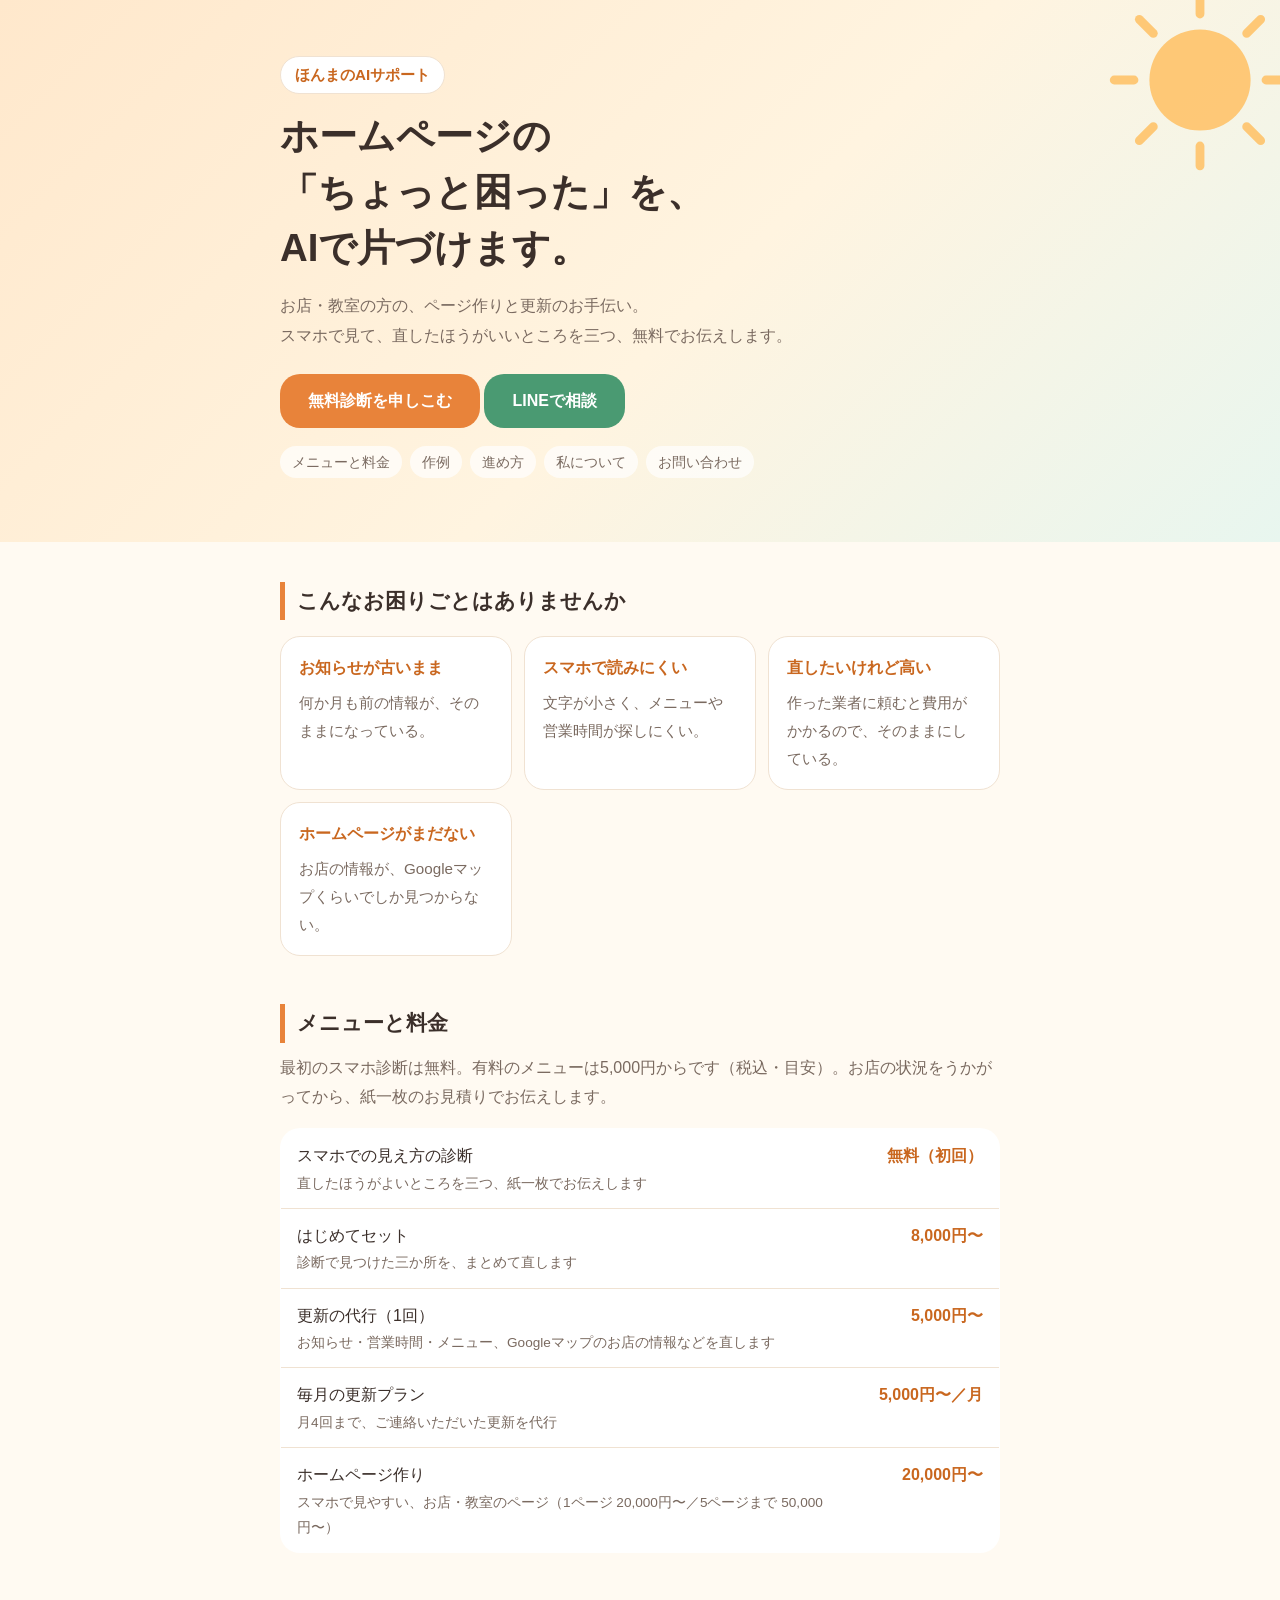
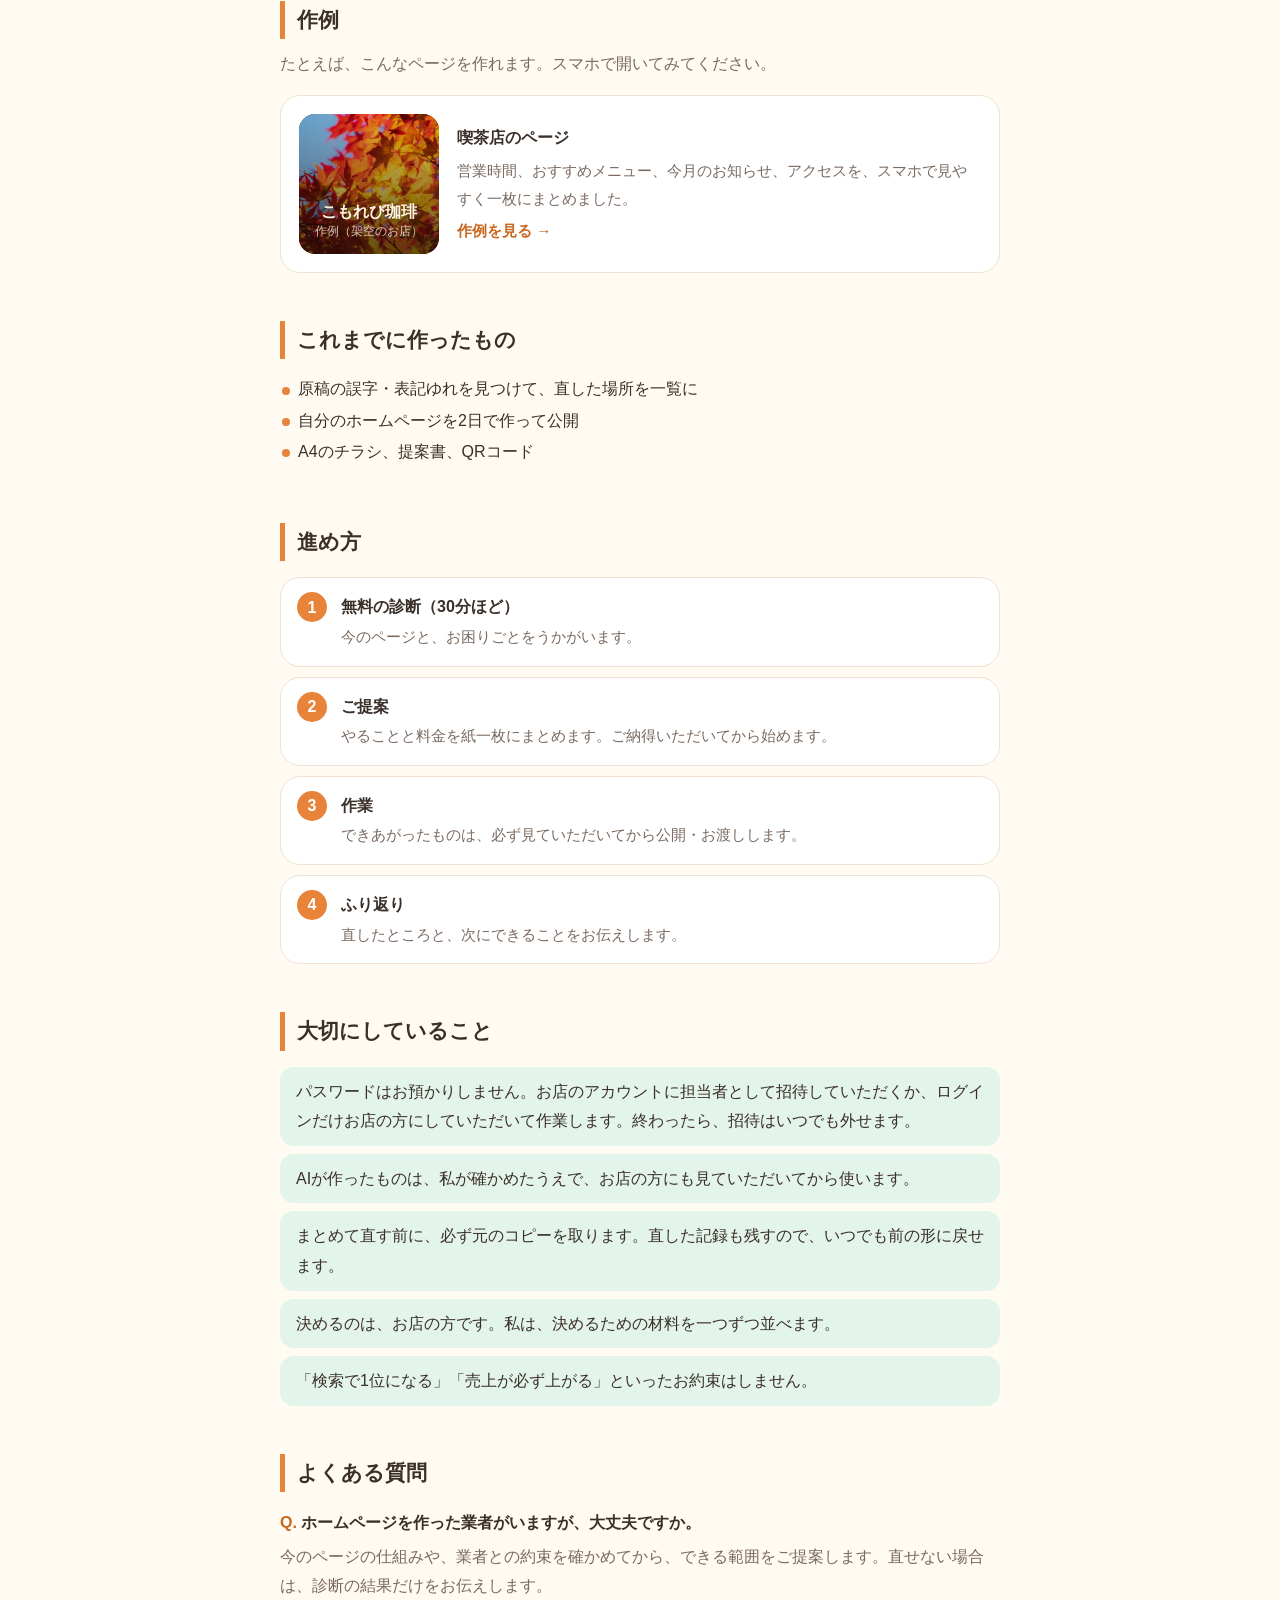
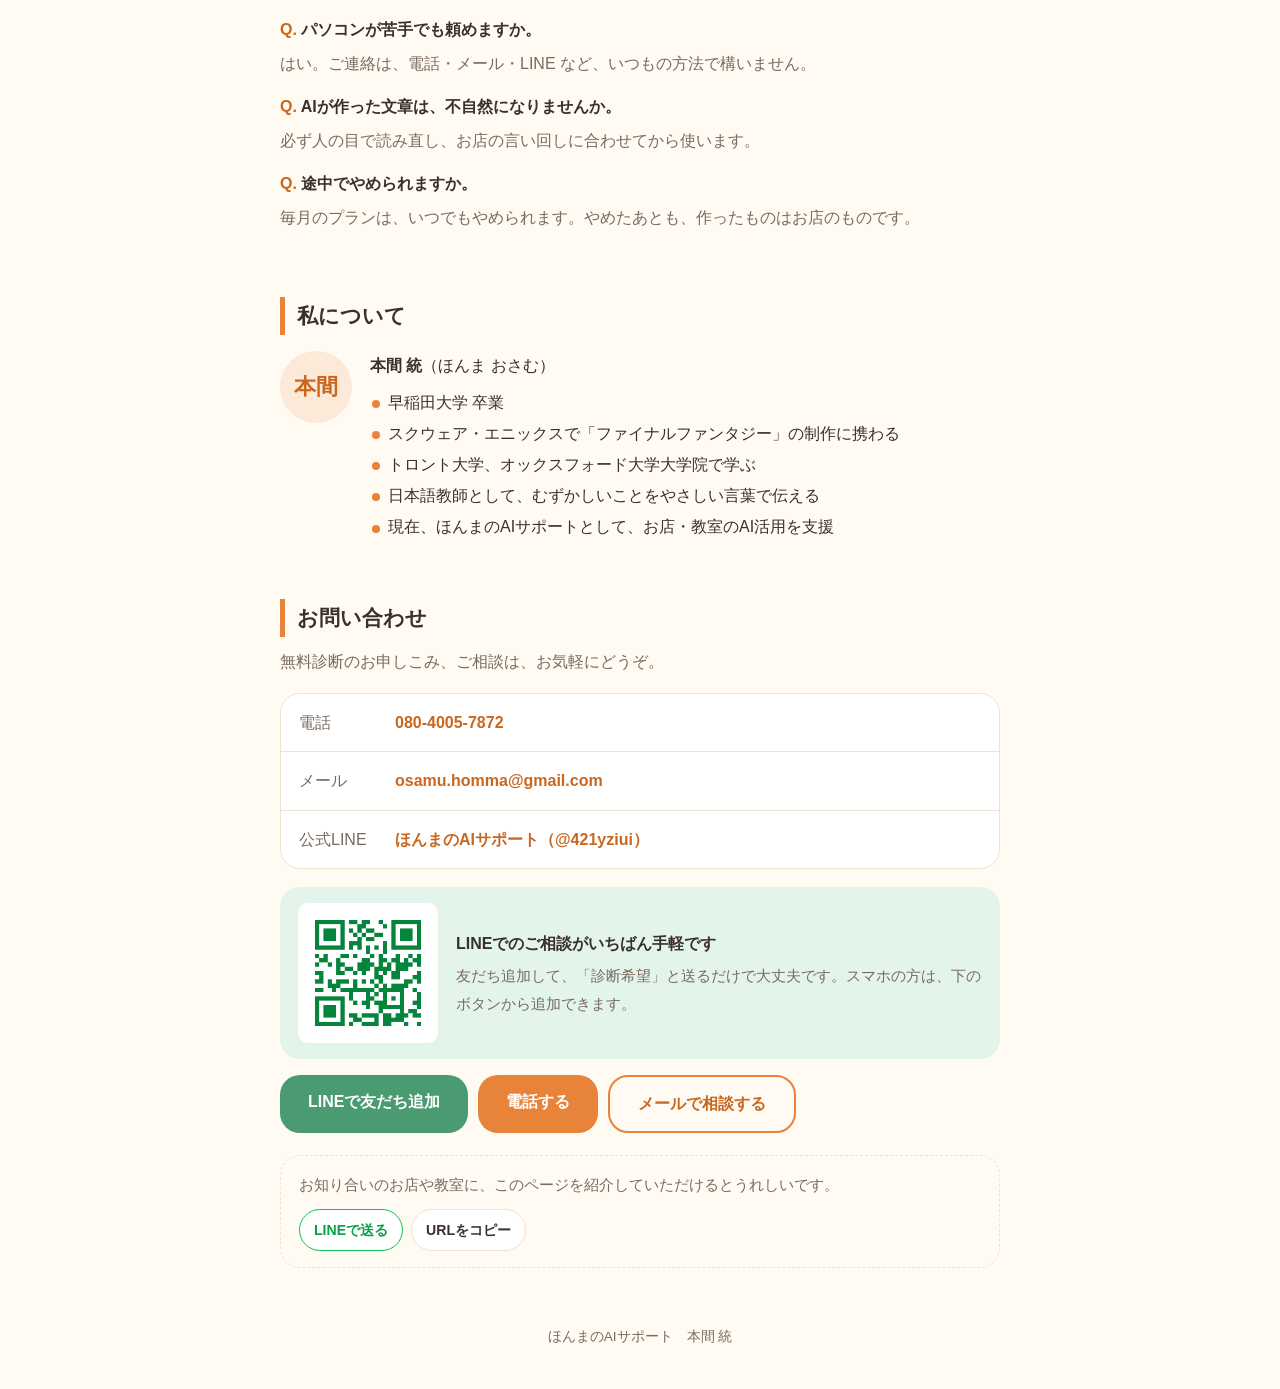
<file: index.html>
<!doctype html>
<html lang="ja">
<head>
  <meta charset="utf-8">
  <meta name="viewport" content="width=device-width, initial-scale=1">
  <title>ほんまのAIサポート｜ホームページの「ちょっと困った」を、AIで</title>
  <meta name="description" content="お店・教室の方の、ホームページ作りと更新を、AIを使ってお手伝いします。最初のスマホ診断は無料です。">
  <meta property="og:type" content="website">
  <meta property="og:site_name" content="ほんまのAIサポート">
  <meta property="og:title" content="ほんまのAIサポート｜ホームページの「ちょっと困った」を、AIで">
  <meta property="og:description" content="お店・教室の方の、ホームページ作りと更新を、AIを使ってお手伝いします。最初のスマホ診断は無料です。">
  <meta property="og:url" content="https://osamu-homma-ai.github.io/">
  <meta property="og:image" content="https://osamu-homma-ai.github.io/img/ogp.png">
  <meta property="og:image:width" content="1200">
  <meta property="og:image:height" content="630">
  <meta property="og:locale" content="ja_JP">
  <link rel="stylesheet" href="style.css?v=20261122">
</head>
<body>
  <header class="hero">
    <svg class="sun" viewBox="0 0 200 200" aria-hidden="true">
      <circle cx="100" cy="100" r="46" fill="#ffc46b"/>
      <g stroke="#ffc46b" stroke-width="8" stroke-linecap="round">
        <line x1="100" y1="22" x2="100" y2="40"/><line x1="100" y1="22" x2="100" y2="40" transform="rotate(45 100 100)"/>
        <line x1="100" y1="22" x2="100" y2="40" transform="rotate(90 100 100)"/><line x1="100" y1="22" x2="100" y2="40" transform="rotate(135 100 100)"/>
        <line x1="100" y1="22" x2="100" y2="40" transform="rotate(180 100 100)"/><line x1="100" y1="22" x2="100" y2="40" transform="rotate(225 100 100)"/>
        <line x1="100" y1="22" x2="100" y2="40" transform="rotate(270 100 100)"/><line x1="100" y1="22" x2="100" y2="40" transform="rotate(315 100 100)"/>
      </g>
    </svg>
    <div class="wrap">
      <a class="brand" href="index.html">ほんまのAIサポート</a>
      <h1><span class="nw">ホームページの</span><br><span class="nw">「ちょっと困った」を、</span><br><span class="nw">AIで</span><span class="nw">片づけます。</span></h1>
      <p class="sub">お店・教室の方の、ページ作りと更新のお手伝い。<br>スマホで見て、直したほうがいいところを三つ、無料でお伝えします。</p>
      <a class="btn" href="#contact">無料診断を申しこむ</a>
      <a class="btn line" href="https://lin.ee/uoYPE5Ua" target="_blank" rel="noopener">LINEで相談</a>
      <ul class="nav">
        <li><a href="#menu">メニューと料金</a></li>
        <li><a href="#sample">作例</a></li>
        <li><a href="#flow">進め方</a></li>
        <li><a href="#about">私について</a></li>
        <li><a href="#contact">お問い合わせ</a></li>
      </ul>
    </div>
  </header>

  <main class="wrap">
    <section>
      <h2>こんなお困りごとはありませんか</h2>
      <div class="cards">
        <div class="card"><b>お知らせが古いまま</b><p>何か月も前の情報が、そのままになっている。</p></div>
        <div class="card"><b>スマホで読みにくい</b><p>文字が小さく、メニューや営業時間が探しにくい。</p></div>
        <div class="card"><b>直したいけれど高い</b><p>作った業者に頼むと費用がかかるので、そのままにしている。</p></div>
        <div class="card"><b>ホームページがまだない</b><p>お店の情報が、Googleマップくらいでしか見つからない。</p></div>
      </div>
    </section>

    <section id="menu">
      <h2>メニューと料金</h2>
      <p class="lead">最初のスマホ診断は無料。有料のメニューは5,000円からです（税込・目安）。お店の状況をうかがってから、紙一枚のお見積りでお伝えします。</p>
      <table>
        <tr><th>スマホでの見え方の診断<small>直したほうがよいところを三つ、紙一枚でお伝えします</small></th><td class="price">無料（初回）</td></tr>
        <tr><th>はじめてセット<small>診断で見つけた三か所を、まとめて直します</small></th><td class="price">8,000円〜</td></tr>
        <tr><th>更新の代行（1回）<small>お知らせ・営業時間・メニュー、Googleマップのお店の情報などを直します</small></th><td class="price">5,000円〜</td></tr>
        <tr><th>毎月の更新プラン<small>月4回まで、ご連絡いただいた更新を代行</small></th><td class="price">5,000円〜／月</td></tr>
        <tr><th>ホームページ作り<small>スマホで見やすい、お店・教室のページ（1ページ 20,000円〜／5ページまで 50,000円〜）</small></th><td class="price">20,000円〜</td></tr>
      </table>
    </section>

    <section id="sample">
      <h2>作例</h2>
      <p class="lead">たとえば、こんなページを作れます。スマホで開いてみてください。</p>
      <a class="sample" href="sakurei-cafe.html">
        <div class="thumb"><img src="img/hero_koyo.jpg" alt="" loading="lazy"><span>こもれび珈琲<small>作例（架空のお店）</small></span></div>
        <div>
          <b>喫茶店のページ</b>
          <p>営業時間、おすすめメニュー、今月のお知らせ、アクセスを、スマホで見やすく一枚にまとめました。</p>
          <p class="more">作例を見る →</p>
        </div>
      </a>
    </section>

    <section id="works">
      <h2>これまでに作ったもの</h2>
      <ul class="career">
        <li>原稿の誤字・表記ゆれを見つけて、直した場所を一覧に</li>
        <li>自分のホームページを2日で作って公開</li>
        <li>A4のチラシ、提案書、QRコード</li>
      </ul>
    </section>

    <section id="flow">
      <h2>進め方</h2>
      <ol class="steps">
        <li><b>無料の診断（30分ほど）</b><span>今のページと、お困りごとをうかがいます。</span></li>
        <li><b>ご提案</b><span>やることと料金を紙一枚にまとめます。ご納得いただいてから始めます。</span></li>
        <li><b>作業</b><span>できあがったものは、必ず見ていただいてから公開・お渡しします。</span></li>
        <li><b>ふり返り</b><span>直したところと、次にできることをお伝えします。</span></li>
      </ol>
    </section>

    <section>
      <h2>大切にしていること</h2>
      <ul class="promise">
        <li>パスワードはお預かりしません。お店のアカウントに担当者として招待していただくか、ログインだけお店の方にしていただいて作業します。終わったら、招待はいつでも外せます。</li>
        <li>AIが作ったものは、私が確かめたうえで、お店の方にも見ていただいてから使います。</li>
        <li>まとめて直す前に、必ず元のコピーを取ります。直した記録も残すので、いつでも前の形に戻せます。</li>
        <li>決めるのは、お店の方です。私は、決めるための材料を一つずつ並べます。</li>
        <li>「検索で1位になる」「売上が必ず上がる」といったお約束はしません。</li>
      </ul>
    </section>

    <section>
      <h2>よくある質問</h2>
      <dl class="faq">
        <dt>ホームページを作った業者がいますが、大丈夫ですか。</dt>
        <dd>今のページの仕組みや、業者との約束を確かめてから、できる範囲をご提案します。直せない場合は、診断の結果だけをお伝えします。</dd>
        <dt>パソコンが苦手でも頼めますか。</dt>
        <dd>はい。ご連絡は、電話・メール・LINE など、いつもの方法で構いません。</dd>
        <dt>AIが作った文章は、不自然になりませんか。</dt>
        <dd>必ず人の目で読み直し、お店の言い回しに合わせてから使います。</dd>
        <dt>途中でやめられますか。</dt>
        <dd>毎月のプランは、いつでもやめられます。やめたあとも、作ったものはお店のものです。</dd>
      </dl>
    </section>

    <section id="about">
      <h2>私について</h2>
      <div class="profile">
        <div class="avatar" aria-hidden="true">本間</div>
        <div>
          <p><b>本間 統</b>（ほんま おさむ）</p>
          <ul class="career">
            <li>早稲田大学 卒業</li>
            <li>スクウェア・エニックスで「ファイナルファンタジー」の制作に携わる</li>
            <li>トロント大学、オックスフォード大学大学院で学ぶ</li>
            <li>日本語教師として、むずかしいことをやさしい言葉で伝える</li>
            <li>現在、ほんまのAIサポートとして、お店・教室のAI活用を支援</li>
          </ul>
        </div>
      </div>
    </section>

    <section id="contact">
      <h2>お問い合わせ</h2>
      <p class="lead">無料診断のお申しこみ、ご相談は、お気軽にどうぞ。</p>
      <ul class="contact">
        <li><span>電話</span><a href="tel:08040057872">080-4005-7872</a></li>
        <li><span>メール</span><a href="mailto:osamu.homma@gmail.com">osamu.homma@gmail.com</a></li>
        <li><span>公式LINE</span><a href="https://lin.ee/uoYPE5Ua" target="_blank" rel="noopener">ほんまのAIサポート（@421yziui）</a></li>
      </ul>
      <div class="line-box">
        <img src="qr-line.png" alt="公式LINE「ほんまのAIサポート」の友だち追加用QRコード" width="140" height="140">
        <div>
          <b>LINEでのご相談がいちばん手軽です</b>
          <p>友だち追加して、「診断希望」と送るだけで大丈夫です。スマホの方は、下のボタンから追加できます。</p>
        </div>
      </div>
      <div class="cta">
        <a class="btn line" href="https://lin.ee/uoYPE5Ua" target="_blank" rel="noopener">LINEで友だち追加</a>
        <a class="btn" href="tel:08040057872">電話する</a>
        <a class="btn ghost" href="mailto:osamu.homma@gmail.com?subject=%E7%84%A1%E6%96%99%E8%A8%BA%E6%96%AD%E3%81%AE%E3%81%94%E7%9B%B8%E8%AB%87">メールで相談する</a>
      </div>
      <div class="share">
        <p>お知り合いのお店や教室に、このページを紹介していただけるとうれしいです。</p>
        <div class="share-btns">
          <a class="sbtn line" href="https://social-plugins.line.me/lineit/share?url=https%3A%2F%2Fosamu-homma-ai.github.io%2F" target="_blank" rel="noopener">LINEで送る</a>
          <button type="button" class="sbtn copy" id="copy-url">URLをコピー</button>
        </div>
      </div>
    </section>
  </main>

  <footer>ほんまのAIサポート　本間 統</footer>
  <script>
    // 「URLをコピー」ボタン：このページのアドレスをコピーする
    document.getElementById("copy-url").addEventListener("click", function () {
      var b = this, url = "https://osamu-homma-ai.github.io/";
      function done() { b.textContent = "コピーしました"; setTimeout(function () { b.textContent = "URLをコピー"; }, 1800); }
      if (navigator.clipboard) { navigator.clipboard.writeText(url).then(done, function () { prompt("このアドレスをコピーしてください", url); }); }
      else { prompt("このアドレスをコピーしてください", url); }
    });
  </script>
</body>
</html>
</file>
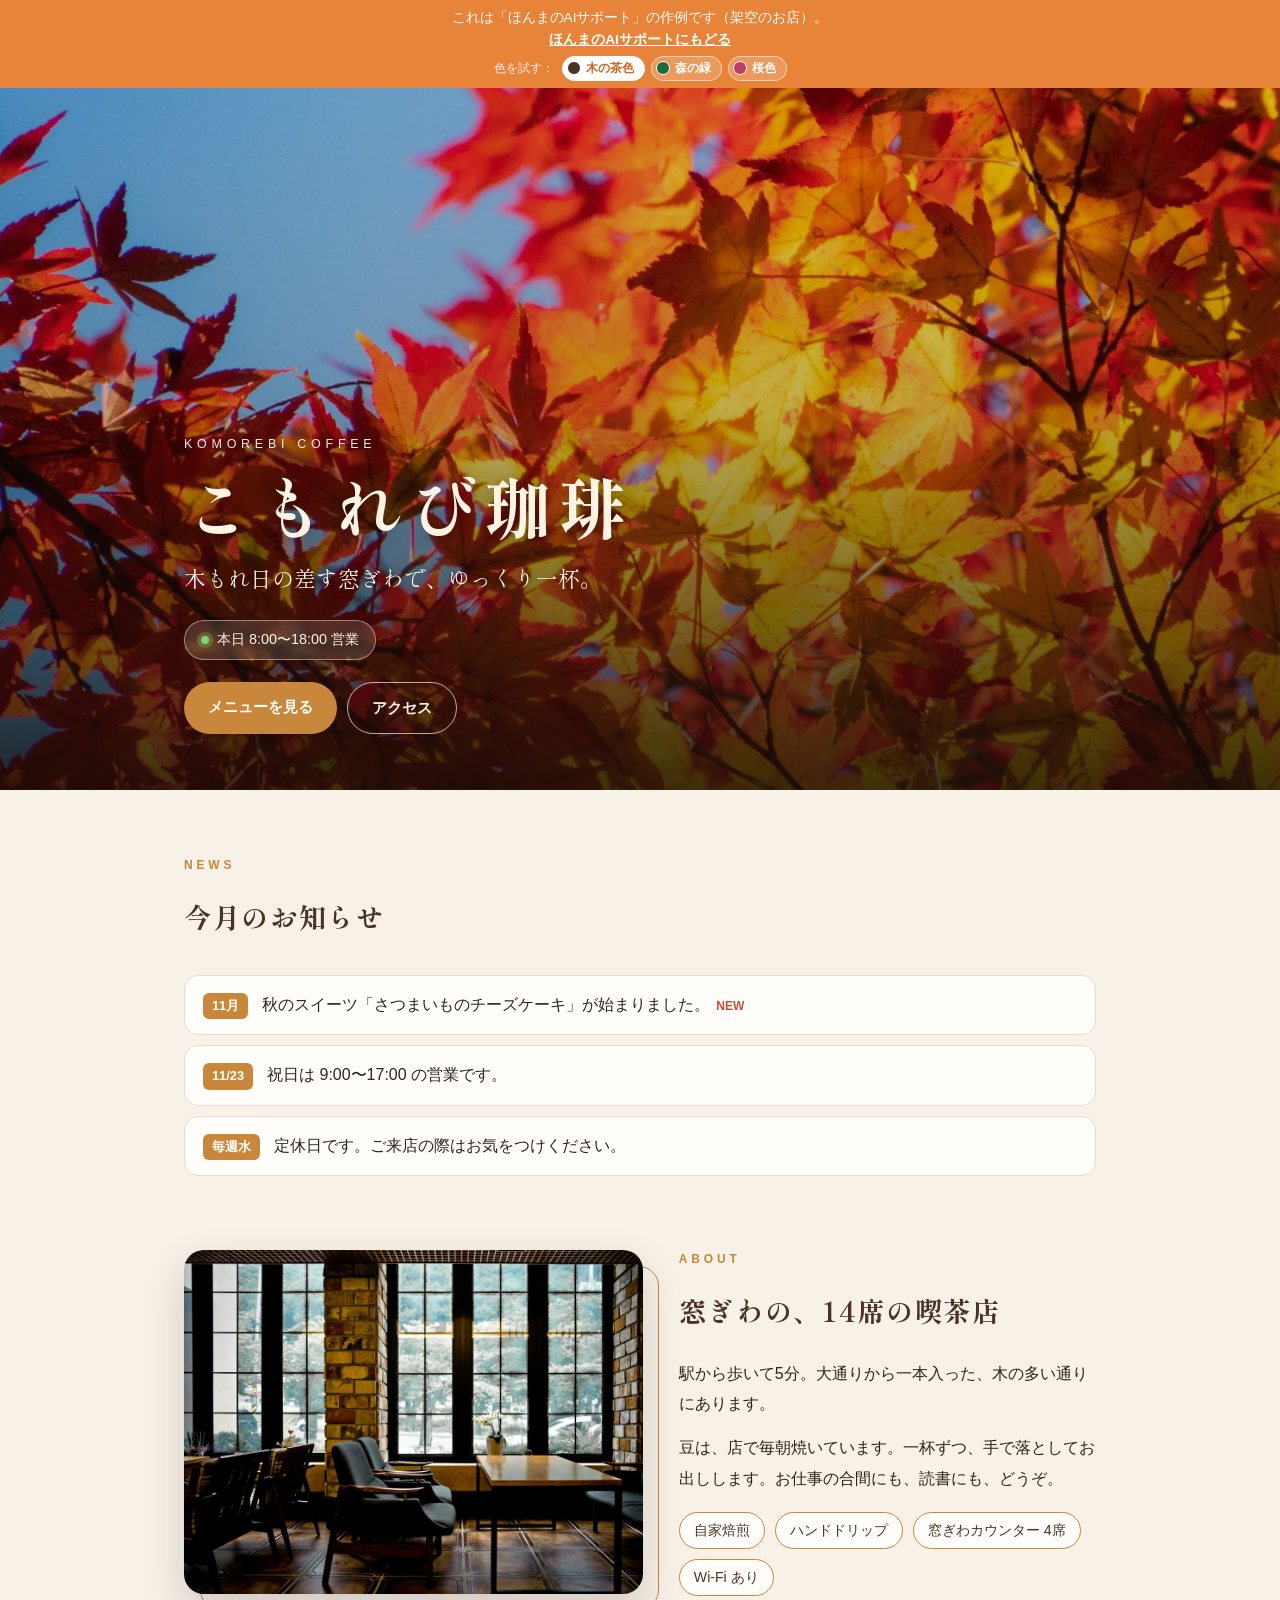
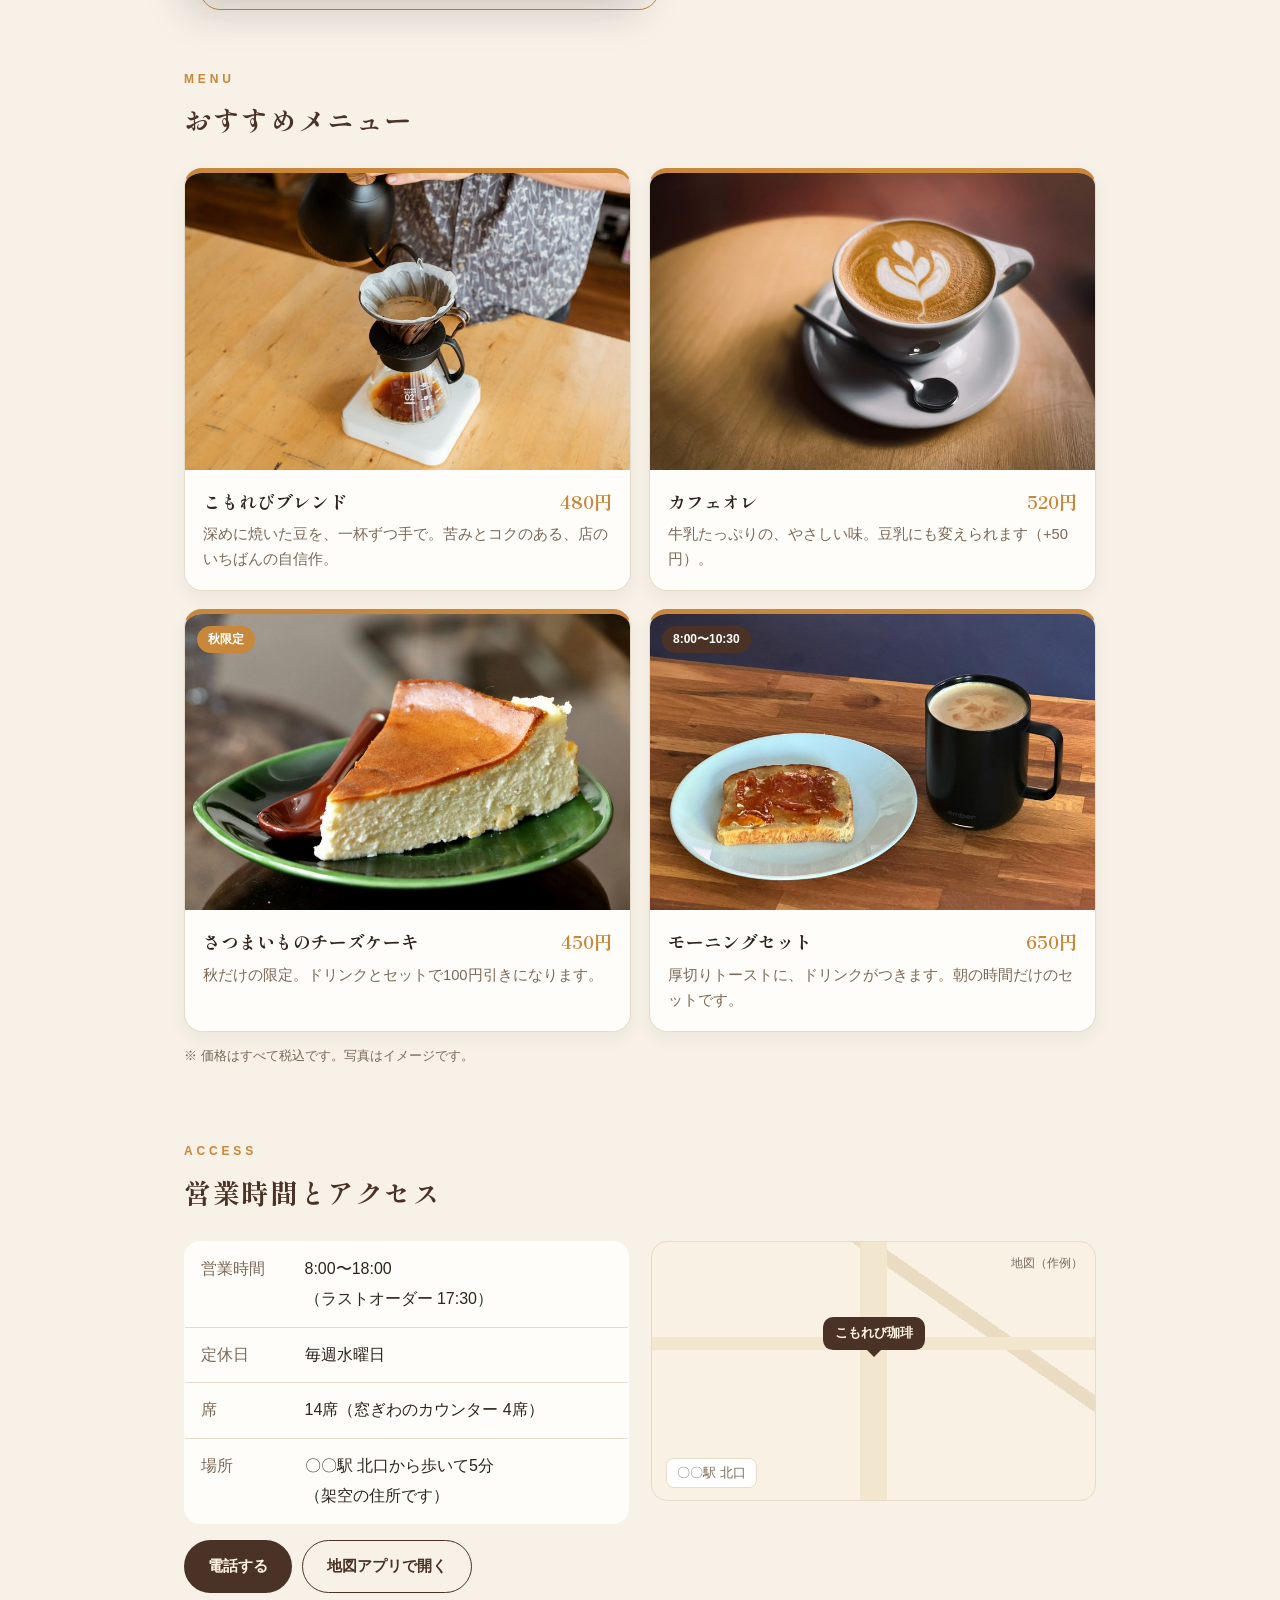
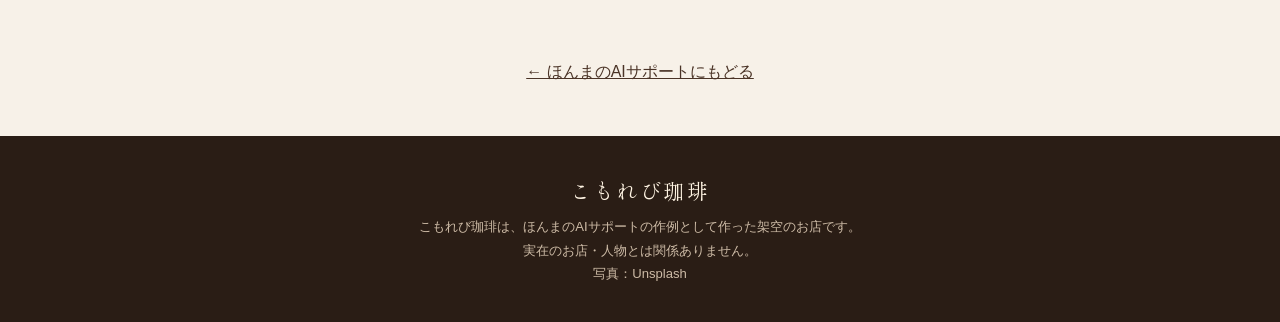
<file: sakurei-cafe.html>
<!doctype html>
<html lang="ja">
<head>
  <meta charset="utf-8">
  <meta name="viewport" content="width=device-width, initial-scale=1">
  <title>こもれび珈琲（作例・架空のお店）｜ほんまのAIサポート</title>
  <meta name="description" content="ほんまのAIサポートの作例です。架空の喫茶店のページで、実在のお店ではありません。">
  <meta name="robots" content="noindex">
  <meta property="og:type" content="website">
  <meta property="og:site_name" content="ほんまのAIサポート">
  <meta property="og:title" content="こもれび珈琲（作例・架空のお店）｜ほんまのAIサポート">
  <meta property="og:description" content="ほんまのAIサポートが作った、喫茶店のページの作例です。架空のお店で、実在のお店ではありません。">
  <meta property="og:url" content="https://osamu-homma-ai.github.io/sakurei-cafe.html">
  <meta property="og:image" content="https://osamu-homma-ai.github.io/img/ogp_cafe.jpg">
  <meta property="og:image:width" content="1200">
  <meta property="og:image:height" content="630">
  <meta property="og:locale" content="ja_JP">
  <link rel="preconnect" href="https://fonts.googleapis.com">
  <link rel="preconnect" href="https://fonts.gstatic.com" crossorigin>
  <link href="https://fonts.googleapis.com/css2?family=Shippori+Mincho:wght@500;700&display=swap" rel="stylesheet">
  <style>
    :root {
      --bg:#f7f1e8; --paper:#fffdf9; --ink:#2f241c; --muted:#7a6858; --brown:#4a3326; --deep:#2a1d15;
      --cream:#fff4e3; --gold:#c89b5e; --leaf:#6b8f5a; --line:#e7dccb; --ov:20,13,8;
      --accent:#c8873a;
      --mincho:"Shippori Mincho","Yu Mincho","YuMincho","Hiragino Mincho ProN",serif;
    }
    /* 色のちがい（上の帯のボタンで切りかえる）。印刷しても差がわかるよう、はっきりした色にしている */
    :root[data-theme="green"] {
      --bg:#e2efd9; --paper:#fbfef8; --ink:#17301f; --muted:#4f6b56; --brown:#1f6b3d; --deep:#12391f;
      --cream:#effaea; --gold:#9fd27f; --leaf:#2f8f50; --line:#c9dfbf; --ov:12,52,26;
      --accent:#2f9a55;
    }
    :root[data-theme="pink"] {
      --bg:#fde3ea; --paper:#fffafb; --ink:#3d1f29; --muted:#8a5a68; --brown:#c03d66; --deep:#5c1a31;
      --cream:#fff0f4; --gold:#ffb3c7; --leaf:#d9577f; --line:#f6c9d6; --ov:110,25,55;
      --accent:#e0507c;
    }
    body, .card, .news li, table, .map, footer, .bar { transition:background-color .4s, color .4s, border-color .4s; }
    .themes { display:flex; justify-content:center; align-items:center; gap:6px; flex-wrap:wrap; margin-top:5px; }
    .themes > span { font-size:.78rem; opacity:.9; margin-right:2px; }
    .themes button { display:inline-flex; align-items:center; gap:5px; background:rgba(255,255,255,.18); color:#fff; border:1.5px solid rgba(255,255,255,.55); border-radius:999px; padding:2px 10px 2px 4px; font:inherit; font-size:.78rem; font-weight:bold; cursor:pointer; }
    .themes button i { width:14px; height:14px; border-radius:50%; border:1.5px solid #fff; display:inline-block; }
    .themes button[aria-pressed="true"] { background:#fff; color:#c9671f; border-color:#fff; }
    * { box-sizing:border-box; }
    html { scroll-behavior:smooth; }
    body { margin:0; background:var(--bg); color:var(--ink); font-family:"Yu Gothic UI","Yu Gothic","Hiragino Sans",sans-serif; line-height:1.9; padding-bottom:72px; }
    img { max-width:100%; display:block; }
    .about > *, .access > *, .menu > * { min-width:0; }
    a { color:inherit; }

    .demo { background:#e8833a; color:#fff; text-align:center; font-size:.85rem; padding:7px 12px; line-height:1.6; }
    .demo a { color:#fff; font-weight:bold; white-space:nowrap; }

    /* ---- いちばん上の写真 ---- */
    .hero { position:relative; min-height:min(78vh, 720px); display:flex; align-items:flex-end; color:var(--cream); overflow:hidden; }
    .hero img { position:absolute; inset:0; width:100%; height:100%; object-fit:cover; object-position:center 45%; transform:scale(1.04); animation:slow 18s ease-out forwards; }
    @keyframes slow { to { transform:scale(1); } }
    .hero::after { content:""; position:absolute; inset:0; background:linear-gradient(180deg, rgba(var(--ov),.15) 0%, rgba(var(--ov),.25) 45%, rgba(var(--ov),.82) 100%); }
    .hero .in { position:relative; z-index:1; width:100%; max-width:960px; margin:0 auto; padding:0 24px 56px; }
    .en { letter-spacing:.38em; font-size:.78rem; color:var(--gold); margin:0; }
    .hero h1 { font-family:var(--mincho); font-weight:700; font-size:clamp(2.4rem, 8vw, 4.2rem); line-height:1.2; margin:8px 0 12px; letter-spacing:.12em; text-shadow:0 2px 18px rgba(0,0,0,.35); }
    .hero .copy { font-family:var(--mincho); font-size:clamp(1.05rem, 3.6vw, 1.35rem); margin:0 0 22px; }
    .badge { display:inline-flex; align-items:center; gap:8px; background:rgba(255,244,227,.14); border:1px solid rgba(255,244,227,.45); backdrop-filter:blur(4px); border-radius:999px; padding:5px 16px; font-size:.9rem; }
    .badge::before { content:""; width:8px; height:8px; border-radius:50%; background:#7fd47a; box-shadow:0 0 0 4px rgba(127,212,122,.25); }
    .hero .btns { margin-top:22px; }

    .btns { display:flex; gap:10px; flex-wrap:wrap; }
    .btn { display:inline-block; background:var(--cream); color:var(--brown); text-decoration:none; border-radius:999px; padding:11px 24px; font-weight:bold; font-size:.95rem; }
    .btn.line { background:transparent; color:var(--cream); border:1px solid rgba(255,244,227,.7); }
    .btn.dark { background:var(--brown); color:var(--cream); }
    .btn.ghost { background:transparent; color:var(--brown); border:1.5px solid var(--brown); }

    /* ---- 本文 ---- */
    .wrap { max-width:960px; margin:0 auto; padding:0 24px; }
    section { padding:64px 0 8px; }
    .label { font-size:.75rem; letter-spacing:.32em; color:var(--gold); margin:0 0 4px; }
    h2 { font-family:var(--mincho); font-weight:700; font-size:1.7rem; margin:0 0 22px; letter-spacing:.06em; }

    .news { display:grid; gap:10px; }
    .news li { list-style:none; display:flex; gap:14px; align-items:baseline; background:var(--paper); border:1px solid var(--line); border-radius:14px; padding:14px 18px; }
    .news ul { margin:0; padding:0; display:grid; gap:10px; }
    .news time { flex:0 0 auto; background:var(--leaf); color:#fff; font-size:.8rem; font-weight:bold; border-radius:6px; padding:1px 9px; }
    .news .new { color:#c0503a; font-size:.75rem; font-weight:bold; margin-left:6px; }

    .about { display:grid; grid-template-columns:1.1fr 1fr; gap:36px; align-items:center; }
    .about figure { margin:0; position:relative; }
    .about figure img { border-radius:20px; aspect-ratio:4/3; object-fit:cover; width:100%; height:auto; box-shadow:0 18px 40px rgba(42,29,21,.18); }
    .about figure::before { content:""; position:absolute; inset:16px -16px -16px 16px; border:1.5px solid var(--gold); border-radius:20px; z-index:-1; }
    .about p { margin:0 0 14px; }
    .points { display:flex; gap:10px; flex-wrap:wrap; margin-top:18px; }
    .points span { background:var(--paper); border:1px solid var(--line); border-radius:999px; padding:4px 14px; font-size:.88rem; color:var(--brown); }

    .menu { display:grid; grid-template-columns:repeat(2, 1fr); gap:18px; }
    .card { background:var(--paper); border:1px solid var(--line); border-radius:18px; overflow:hidden; box-shadow:0 6px 18px rgba(42,29,21,.06); }
    .card .ph { position:relative; aspect-ratio:3/2; overflow:hidden; }
    .card .ph img { width:100%; height:100%; object-fit:cover; transition:transform .5s; }
    .card:hover .ph img { transform:scale(1.05); }
    .tag { position:absolute; left:12px; top:12px; background:#c0503a; color:#fff; font-size:.75rem; font-weight:bold; border-radius:999px; padding:2px 11px; }
    .tag.morning { background:var(--leaf); }
    .card .tx { padding:14px 18px 18px; }
    .card b { display:flex; justify-content:space-between; gap:10px; font-family:var(--mincho); font-size:1.12rem; }
    .card b span { color:var(--brown); font-family:inherit; white-space:nowrap; }
    .card p { margin:4px 0 0; color:var(--muted); font-size:.92rem; line-height:1.7; }
    .note { color:var(--muted); font-size:.82rem; margin:12px 0 0; }

    .access { display:grid; grid-template-columns:1fr 1fr; gap:22px; align-items:start; }
    table { width:100%; border-collapse:collapse; background:var(--paper); border:1px solid var(--line); border-radius:16px; overflow:hidden; }
    th, td { text-align:left; padding:12px 16px; border-bottom:1px solid var(--line); font-weight:normal; vertical-align:top; }
    th { color:var(--muted); width:6.5em; white-space:nowrap; }
    tr:last-child th, tr:last-child td { border-bottom:0; }
    .map { position:relative; min-height:260px; border-radius:16px; overflow:hidden; border:1px solid var(--line);
      background:
        linear-gradient(90deg, transparent 47%, #f3e6cf 47% 53%, transparent 53%),
        linear-gradient(0deg, transparent 58%, #f3e6cf 58% 63%, transparent 63%),
        linear-gradient(35deg, transparent 70%, #eadcc3 70% 73%, transparent 73%),
        #f8f1e4; }
    .map .pin { position:absolute; left:50%; top:42%; transform:translate(-50%,-100%); background:var(--brown); color:var(--cream); font-size:.82rem; font-weight:bold; border-radius:10px; padding:4px 12px; white-space:nowrap; }
    .map .pin::after { content:""; position:absolute; left:50%; bottom:-7px; transform:translateX(-50%); border:7px solid transparent; border-top-color:var(--brown); border-bottom:0; }
    .map .st { position:absolute; left:14px; bottom:12px; background:#fff; border:1px solid var(--line); border-radius:8px; padding:2px 10px; font-size:.8rem; color:var(--muted); }
    .map .cap { position:absolute; right:12px; top:10px; font-size:.75rem; color:var(--muted); }

    .back { display:block; text-align:center; margin:56px 0 0; color:var(--brown); }
    footer { margin-top:48px; background:var(--deep); color:#cdbba6; text-align:center; font-size:.82rem; padding:36px 24px; line-height:1.8; }
    footer .logo { font-family:var(--mincho); color:var(--cream); font-size:1.3rem; letter-spacing:.12em; margin-bottom:6px; }

    /* スマホの下に出るボタン */
    .bar { position:fixed; left:0; right:0; bottom:0; z-index:10; display:flex; background:var(--deep); backdrop-filter:blur(6px); }
    .bar span { flex:1; text-align:center; color:var(--cream); padding:14px 6px; font-size:.9rem; font-weight:bold; border-left:1px solid rgba(255,244,227,.15); }
    .bar span:first-child { border-left:0; }
    .bar button { flex:1; background:none; border:0; border-left:1px solid rgba(255,244,227,.15); color:var(--cream); padding:14px 6px; font:inherit; font-size:.9rem; font-weight:bold; cursor:pointer; }
    .bar button:first-child { border-left:0; }
    .bar button:active, button.btn:active { opacity:.7; }
    button.btn { font:inherit; font-size:.95rem; font-weight:bold; cursor:pointer; border:0; }
    .toast { position:fixed; left:50%; bottom:88px; transform:translate(-50%, 10px); width:max-content; max-width:calc(100% - 32px); background:var(--deep); color:var(--cream); padding:12px 18px; border-radius:12px; font-size:.88rem; line-height:1.6; text-align:center; box-shadow:0 8px 24px rgba(0,0,0,.25); opacity:0; transition:opacity .25s, transform .25s; pointer-events:none; z-index:20; }
    .toast.show { opacity:1; transform:translate(-50%, 0); }
    .bar small { display:block; font-weight:normal; font-size:.68rem; opacity:.7; }

    @media (max-width: 720px) {
      .about, .access { grid-template-columns:1fr; }
      .about figure::before { inset:10px -10px -10px 10px; }
      .menu { grid-template-columns:1fr; }
      h2 { font-size:1.45rem; }
      section { padding-top:52px; }
    }
    @media (min-width: 721px) { body { padding-bottom:0; } .bar { display:none; } }
    @media (prefers-reduced-motion: reduce) { .hero img { animation:none; transform:none; } .card .ph img { transition:none; } }
    /* ---- 色のちがいを、はっきり見せるための設定 ---- */
    .hero img { z-index:0; }
    /* 背景の写真は、色ごとに季節の木に切りかえる（茶＝紅葉、緑＝新緑、桜色＝桜） */
    .hero img.bg { opacity:0; transition:opacity .7s; }
    .hero img.koyo { opacity:1; }
    :root[data-theme="green"] .hero img.koyo, :root[data-theme="pink"] .hero img.koyo { opacity:0; }
    :root[data-theme="green"] .hero img.shinryoku { opacity:1; }
    :root[data-theme="pink"] .hero img.sakura { opacity:1; }
    .hero::after { z-index:2; }
    .hero .in { z-index:3; }
    .hero .en, .hero .copy { text-shadow:0 1px 8px rgba(0,0,0,.6); }
    .hero .en { color:#fff; opacity:.9; }
    .hero .btn:not(.line) { background:var(--accent); color:#fff; }
    .label { color:var(--accent); font-weight:bold; }
    h2 { color:var(--brown); }
    .card { border-top:5px solid var(--accent); }
    .card b span { color:var(--accent); }
    .news time { background:var(--accent); }
    .tag { background:var(--accent); }
    .tag.morning { background:var(--brown); }
    .points span { border-color:var(--accent); }
    .about figure::before { border-color:var(--accent); }
  </style>
</head>
<body>
  <div class="demo">これは「ほんまのAIサポート」の作例です（架空のお店）。<br><a href="index.html">ほんまのAIサポートにもどる</a>
    <div class="themes" role="group" aria-label="ページの色を試す">
      <span>色を試す：</span>
      <button type="button" data-theme="brown" aria-pressed="true"><i style="background:#4a3326"></i>木の茶色</button>
      <button type="button" data-theme="green" aria-pressed="false"><i style="background:#1f6b3d"></i>森の緑</button>
      <button type="button" data-theme="pink" aria-pressed="false"><i style="background:#c03d66"></i>桜色</button>
    </div>
  </div>

  <header class="hero">
    <img class="bg koyo" src="img/hero_koyo.jpg" alt="日の差す、紅葉したもみじの木" width="1600" height="900" fetchpriority="high">
    <img class="bg shinryoku" src="img/hero_shinryoku.jpg" alt="葉の間から日が差しこむ、新緑のもみじ" width="1600" height="900">
    <img class="bg sakura" src="img/hero_sakura.jpg" alt="枝いっぱいに咲いた桜" width="1600" height="900">
    <div class="in">
      <p class="en">KOMOREBI COFFEE</p>
      <h1>こもれび珈琲</h1>
      <p class="copy">木もれ日の差す窓ぎわで、ゆっくり一杯。</p>
      <span class="badge">本日 8:00〜18:00 営業</span>
      <div class="btns">
        <a class="btn" href="#menu">メニューを見る</a>
        <a class="btn line" href="#access">アクセス</a>
      </div>
    </div>
  </header>

  <main class="wrap">
    <section class="news">
      <p class="label">NEWS</p>
      <h2>今月のお知らせ</h2>
      <ul>
        <li><time>11月</time><div>秋のスイーツ「さつまいものチーズケーキ」が始まりました。<span class="new">NEW</span></div></li>
        <li><time>11/23</time><div>祝日は 9:00〜17:00 の営業です。</div></li>
        <li><time>毎週水</time><div>定休日です。ご来店の際はお気をつけください。</div></li>
      </ul>
    </section>

    <section class="about">
      <figure><img src="img/interior.jpg" alt="大きな窓のある店内のテーブル席" width="1200" height="800" loading="lazy"></figure>
      <div>
        <p class="label">ABOUT</p>
        <h2>窓ぎわの、14席の喫茶店</h2>
        <p>駅から歩いて5分。大通りから一本入った、木の多い通りにあります。</p>
        <p>豆は、店で毎朝焼いています。一杯ずつ、手で落としてお出しします。お仕事の合間にも、読書にも、どうぞ。</p>
        <div class="points"><span>自家焙煎</span><span>ハンドドリップ</span><span>窓ぎわカウンター 4席</span><span>Wi-Fi あり</span></div>
      </div>
    </section>

    <section id="menu">
      <p class="label">MENU</p>
      <h2>おすすめメニュー</h2>
      <div class="menu">
        <div class="card">
          <div class="ph"><img src="img/blend.jpg" alt="ハンドドリップでいれるコーヒー" width="800" height="533" loading="lazy"></div>
          <div class="tx"><b>こもれびブレンド <span>480円</span></b><p>深めに焼いた豆を、一杯ずつ手で。苦みとコクのある、店のいちばんの自信作。</p></div>
        </div>
        <div class="card">
          <div class="ph"><img src="img/cafeore.jpg" alt="ラテアートの入ったカフェオレ" width="800" height="600" loading="lazy"></div>
          <div class="tx"><b>カフェオレ <span>520円</span></b><p>牛乳たっぷりの、やさしい味。豆乳にも変えられます（+50円）。</p></div>
        </div>
        <div class="card">
          <div class="ph"><span class="tag">秋限定</span><img src="img/cheesecake.jpg" alt="こんがり焼けたチーズケーキ" width="800" height="561" loading="lazy"></div>
          <div class="tx"><b>さつまいものチーズケーキ <span>450円</span></b><p>秋だけの限定。ドリンクとセットで100円引きになります。</p></div>
        </div>
        <div class="card">
          <div class="ph"><span class="tag morning">8:00〜10:30</span><img src="img/morning.jpg" alt="トーストとコーヒー" width="800" height="592" loading="lazy"></div>
          <div class="tx"><b>モーニングセット <span>650円</span></b><p>厚切りトーストに、ドリンクがつきます。朝の時間だけのセットです。</p></div>
        </div>
      </div>
      <p class="note">※ 価格はすべて税込です。写真はイメージです。</p>
    </section>

    <section id="access">
      <p class="label">ACCESS</p>
      <h2>営業時間とアクセス</h2>
      <div class="access">
        <table>
          <tr><th>営業時間</th><td>8:00〜18:00<br>（ラストオーダー 17:30）</td></tr>
          <tr><th>定休日</th><td>毎週水曜日</td></tr>
          <tr><th>席</th><td>14席（窓ぎわのカウンター 4席）</td></tr>
          <tr><th>場所</th><td>〇〇駅 北口から歩いて5分<br>（架空の住所です）</td></tr>
        </table>
        <div class="map" role="img" aria-label="地図のイメージ（作例）">
          <span class="cap">地図（作例）</span>
          <span class="pin">こもれび珈琲</span>
          <span class="st">〇〇駅 北口</span>
        </div>
      </div>
      <div class="btns" style="margin-top:16px">
        <button type="button" class="btn dark demo-tap" data-msg="本物のお店のページなら、ここを押すと電話がかかります。（作例なので、つながりません）">電話する</button>
        <button type="button" class="btn ghost demo-tap" data-msg="本物のお店のページなら、ここを押すと地図アプリでお店の場所が開きます。（作例なので、開きません）">地図アプリで開く</button>
      </div>
    </section>

    <a class="back" href="index.html">← ほんまのAIサポートにもどる</a>
  </main>

  <footer>
    <div class="logo">こもれび珈琲</div>
    こもれび珈琲は、ほんまのAIサポートの作例として作った架空のお店です。<br>実在のお店・人物とは関係ありません。<br>写真：Unsplash
  </footer>

  <nav class="bar" aria-label="お店へのご連絡（作例）">
    <button type="button" class="demo-tap" data-msg="本物のお店のページなら、ここを押すと電話がかかります。（作例なので、つながりません）">電話<small>お店に電話</small></button>
    <button type="button" class="demo-tap" data-msg="本物のお店のページなら、ここを押すと地図アプリでお店の場所が開きます。（作例なので、開きません）">地図<small>場所を見る</small></button>
    <a href="#menu" style="flex:1;text-decoration:none"><span style="display:block;border-left:1px solid rgba(255,244,227,.15)">メニュー<small>おすすめを見る</small></span></a>
  </nav>
  <div class="toast" id="toast" role="status" aria-live="polite"></div>
  <script>
    // 作例なので、電話・地図のボタンは「本物ならこう動く」という説明を出すだけにする
    (function () {
      var toast = document.getElementById("toast"), timer;
      document.querySelectorAll(".demo-tap").forEach(function (b) {
        b.addEventListener("click", function () {
          toast.textContent = b.getAttribute("data-msg");
          toast.classList.add("show");
          clearTimeout(timer);
          timer = setTimeout(function () { toast.classList.remove("show"); }, 3200);
        });
      });
    })();

    // 上の帯の「色を試す」ボタンで、ページの色を切りかえる（選んだ色は、このブラウザに覚えておく）
    (function () {
      var root = document.documentElement, KEY = "komorebi-theme";
      var buttons = document.querySelectorAll(".themes button");
      function apply(name) {
        if (name === "brown") root.removeAttribute("data-theme"); else root.setAttribute("data-theme", name);
        buttons.forEach(function (b) { b.setAttribute("aria-pressed", String(b.getAttribute("data-theme") === name)); });
      }
      if (!root.hasAttribute("data-theme")) {
        try { var saved = localStorage.getItem(KEY); if (saved) apply(saved); } catch (e) {}
      } else {
        apply(root.getAttribute("data-theme"));
      }
      buttons.forEach(function (b) {
        b.addEventListener("click", function () {
          var name = b.getAttribute("data-theme");
          apply(name);
          try { localStorage.setItem(KEY, name); } catch (e) {}
        });
      });
    })();
  </script>
</body>
</html>
</file>
<file: style.css>
/* ほんまのAIサポート　営業用ページ（案A：明るく親しみやすい） */
:root {
  --bg: #fffaf2;
  --surface: #ffffff;
  --text: #3b2f2a;
  --muted: #7a6a60;
  --accent: #e8833a;
  --accent-dark: #c9671f;
  --soft: #fde9d7;
  --green: #4a9a72;
  --green-soft: #e3f4ea;
  --line: #f0e2d2;
  --r: 20px;
}
* { box-sizing: border-box; }
html { scroll-behavior: smooth; }
body {
  margin: 0;
  background: var(--bg);
  color: var(--text);
  font-family: "Hiragino Maru Gothic ProN", "BIZ UDGothic", "Yu Gothic UI", sans-serif;
  line-height: 1.85;
}
img { max-width: 100%; display: block; }
a { color: var(--accent-dark); }
.wrap { max-width: 760px; margin: 0 auto; padding: 0 20px; }

/* いちばん上 */
.hero {
  position: relative;
  overflow: hidden;
  background: linear-gradient(135deg, #ffe8cc 0%, #fff4e0 55%, #e8f6ef 100%);
  padding: 56px 0 64px;
}
.hero .wrap { position: relative; z-index: 1; }
.sun { position: absolute; right: -30px; top: -30px; width: 220px; height: 220px; opacity: 0.9; }
.brand {
  display: inline-block;
  margin: 0 0 14px;
  padding: 4px 14px;
  border-radius: 999px;
  background: var(--surface);
  color: var(--accent-dark);
  font-weight: bold;
  font-size: 0.95rem;
  border: 1px solid var(--line);
  text-decoration: none;
}
h1 { font-size: clamp(1.2rem, 6.8vw, 2.4rem); line-height: 1.45; margin: 0 0 16px; }
/* 見出しを言葉の切れ目で改行する（「困っ／た」のように切れないように） */
h1 .nw { display: inline-block; max-width: 100%; }
/* 長い英数字（メールアドレスなど）が画面からはみ出さないように */
body { overflow-wrap: anywhere; }
.sub { color: var(--muted); margin: 0 0 24px; }
.btn {
  display: inline-block;
  background: var(--accent);
  color: #fff;
  text-decoration: none;
  font-weight: bold;
  padding: 12px 28px;
  border-radius: var(--r);
}
.btn:hover { background: var(--accent-dark); }
.btn.line { background: var(--green); }
.btn.ghost { background: transparent; color: var(--accent-dark); border: 2px solid var(--accent); }

/* ページの中のメニュー */
.nav { display: flex; gap: 8px; flex-wrap: wrap; margin: 18px 0 0; padding: 0; list-style: none; }
.nav a {
  display: inline-block; font-size: 0.88rem; text-decoration: none; color: var(--muted);
  background: rgba(255, 255, 255, 0.7); border-radius: 999px; padding: 3px 12px;
}

section { padding: 40px 0 8px; scroll-margin-top: 12px; }
h2 { font-size: 1.3rem; margin: 0 0 16px; padding-left: 12px; border-left: 5px solid var(--accent); }
.lead { color: var(--muted); margin: -6px 0 16px; }

.cards { display: grid; grid-template-columns: repeat(auto-fit, minmax(200px, 1fr)); gap: 12px; }
.card { background: var(--surface); border: 1px solid var(--line); border-radius: var(--r); padding: 16px 18px; }
.card b { color: var(--accent-dark); }
.card p { margin: 6px 0 0; color: var(--muted); font-size: 0.95rem; }

table { width: 100%; border-collapse: collapse; background: var(--surface); border-radius: var(--r); overflow: hidden; border: 1px solid var(--line); }
th, td { padding: 12px 16px; border-bottom: 1px solid var(--line); text-align: left; font-weight: normal; vertical-align: top; }
th small { display: block; color: var(--muted); font-size: 0.85rem; }
td.price { text-align: right; white-space: nowrap; color: var(--accent-dark); font-weight: bold; }
tr:last-child th, tr:last-child td { border-bottom: 0; }

.steps { counter-reset: s; list-style: none; padding: 0; margin: 0; display: grid; gap: 10px; }
.steps li { counter-increment: s; background: var(--surface); border: 1px solid var(--line); border-radius: var(--r); padding: 14px 18px 14px 60px; position: relative; }
.steps li::before {
  content: counter(s); position: absolute; left: 16px; top: 14px; width: 30px; height: 30px; border-radius: 50%;
  background: var(--accent); color: #fff; font-weight: bold; display: flex; align-items: center; justify-content: center;
}
.steps b { display: block; }
.steps span { color: var(--muted); font-size: 0.95rem; }

.sample { display: flex; gap: 18px; align-items: center; background: var(--surface); border: 1px solid var(--line); border-radius: var(--r); padding: 18px; text-decoration: none; color: inherit; }
.sample:hover { border-color: var(--accent); }
.thumb { flex: 0 0 140px; height: 140px; border-radius: 16px; background: #5a3e2b; color: #fff4e3; display: flex; flex-direction: column; align-items: center; justify-content: center; font-weight: bold; text-align: center; line-height: 1.4; }
.thumb small { font-weight: normal; font-size: 0.75rem; opacity: 0.8; }
.thumb { position: relative; overflow: hidden; }
.thumb img { position: absolute; inset: 0; width: 100%; height: 100%; object-fit: cover; }
.thumb::after { content: ""; position: absolute; inset: 0; background: linear-gradient(180deg, rgba(20,13,8,.1), rgba(20,13,8,.65)); }
.thumb span { position: relative; z-index: 1; display: flex; flex-direction: column; align-items: center; margin-top: auto; padding-bottom: 14px; text-shadow: 0 1px 6px rgba(0,0,0,.4); }
.sample p { margin: 4px 0 0; color: var(--muted); font-size: 0.95rem; }
.sample .more { color: var(--accent-dark); font-weight: bold; }

.promise { list-style: none; padding: 0; margin: 0; display: grid; gap: 8px; }
.promise li { background: var(--green-soft); border-radius: 14px; padding: 10px 16px; }

.faq dt { font-weight: bold; margin-top: 14px; }
.faq dt::before { content: "Q. "; color: var(--accent-dark); }
.faq dd { margin: 4px 0 0; color: var(--muted); }

.profile { display: flex; gap: 18px; align-items: flex-start; }
.avatar { flex: 0 0 72px; width: 72px; height: 72px; border-radius: 50%; background: var(--soft); color: var(--accent-dark); display: flex; align-items: center; justify-content: center; font-weight: bold; font-size: 1.4rem; }
.profile p { margin: 0 0 8px; }
.career { margin: 0 0 10px; padding: 0; list-style: none; }
.career li { position: relative; padding-left: 18px; margin-bottom: 4px; line-height: 1.7; }
.career li::before { content: ""; position: absolute; left: 2px; top: 0.7em; width: 8px; height: 8px; border-radius: 50%; background: var(--accent); }

.contact { list-style: none; padding: 0; margin: 0 0 18px; background: var(--surface); border: 1px solid var(--line); border-radius: var(--r); }
.contact li { display: flex; gap: 16px; padding: 14px 18px; border-bottom: 1px solid var(--line); align-items: center; flex-wrap: wrap; }
.contact li:last-child { border-bottom: 0; }
.contact span { flex: 0 0 80px; color: var(--muted); }
.contact a { font-weight: bold; text-decoration: none; }
.cta { display: flex; gap: 10px; flex-wrap: wrap; }
.btn.line:hover { background: #3c8460; }
.line-box { display: flex; gap: 18px; align-items: center; background: var(--green-soft); border-radius: var(--r); padding: 16px 18px; margin: 0 0 16px; }
.line-box img { flex: 0 0 140px; border-radius: 10px; background: #fff; }
.line-box p { margin: 4px 0 0; color: var(--muted); font-size: 0.95rem; }

footer { text-align: center; color: var(--muted); font-size: 0.85rem; padding: 48px 0 40px; }

@media (max-width: 480px) {
  .sun { width: 130px; height: 130px; right: -36px; top: -36px; opacity: 0.55; }
  .sample, .profile { flex-direction: column; align-items: flex-start; }
  .thumb { width: 100%; flex-basis: 110px; }
  .contact span { flex-basis: 64px; }
  .line-box { flex-direction: column; align-items: flex-start; }
}

/* スマホ（Android の「文字サイズ大」「表示サイズ大」でも崩れないように） */
@media (max-width: 600px) {
  .wrap { padding: 0 16px; }
  .hero { padding: 40px 0 44px; }
  .sun { width: 120px; height: 120px; right: -40px; top: -40px; opacity: 0.5; }
  /* ボタンは横いっぱい・一つずつ */
  .hero .btn, .cta .btn { display: block; text-align: center; margin: 0 0 10px; padding: 12px 16px; }
  .cta { display: block; }
  /* メニューと料金の表：名前と説明を上に、料金をその下に */
  table, tbody, tr, th, td { display: block; width: 100%; }
  tr { padding: 12px 16px; border-bottom: 1px solid var(--line); }
  tr:last-child { border-bottom: 0; }
  th, td { padding: 0; border-bottom: 0; }
  td.price { text-align: left; margin-top: 4px; white-space: normal; }
  .steps li { padding: 12px 14px 12px 54px; }
  .steps li::before { left: 12px; top: 12px; }
  .contact li { padding: 12px 14px; gap: 4px 12px; }
  .contact span { flex-basis: 100%; font-size: 0.85rem; }
  .line-box img { flex-basis: auto; width: 120px; height: 120px; }
}

/* 紹介ボタン（LINE・URLのコピー） */
.share { margin-top: 22px; padding: 16px 18px; border: 1px dashed var(--line); border-radius: var(--r); }
.share p { margin: 0 0 10px; font-size: 0.92rem; color: var(--muted); }
.share-btns { display: flex; gap: 8px; flex-wrap: wrap; }
.sbtn { display: inline-block; font: inherit; font-size: 0.88rem; font-weight: bold; padding: 7px 14px; border-radius: 999px; border: 1.5px solid var(--line); background: var(--surface); color: var(--ink); text-decoration: none; cursor: pointer; }
.sbtn.line { border-color: #06c755; color: #06a046; }
</file>
